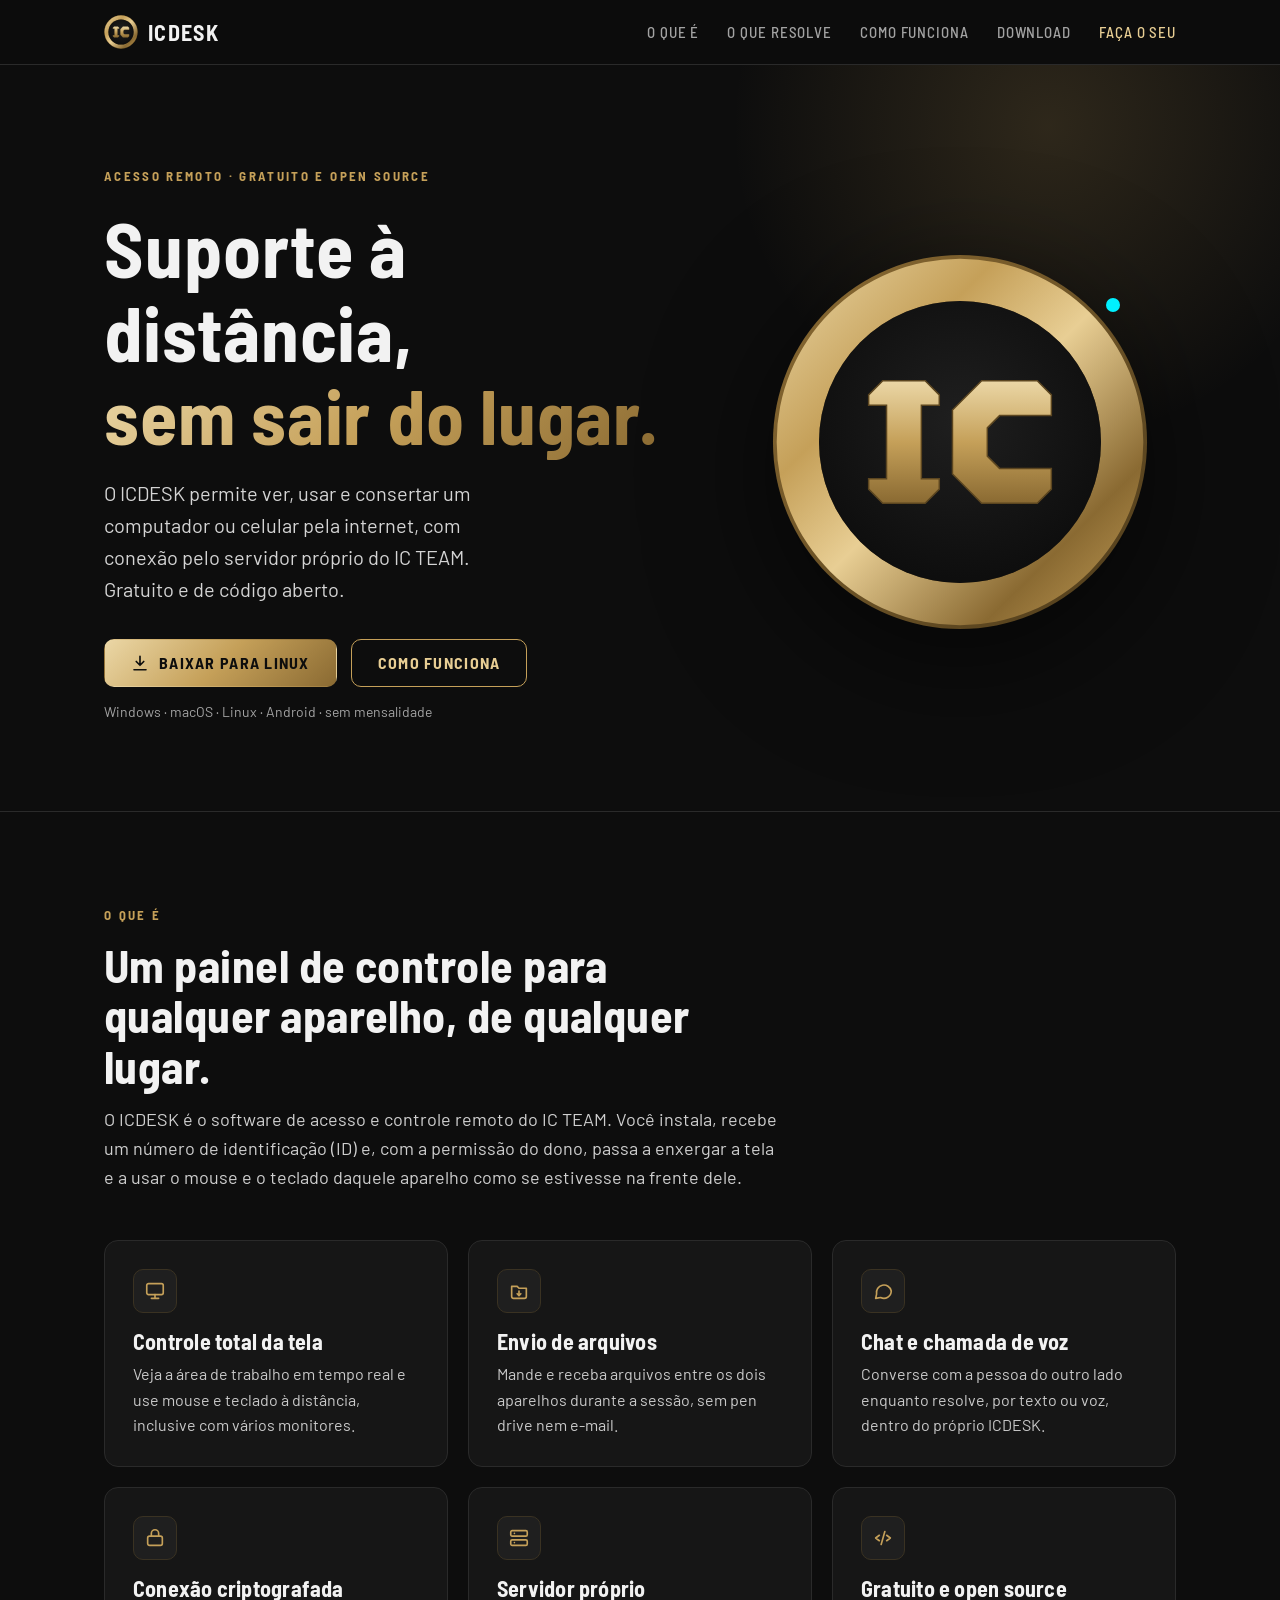
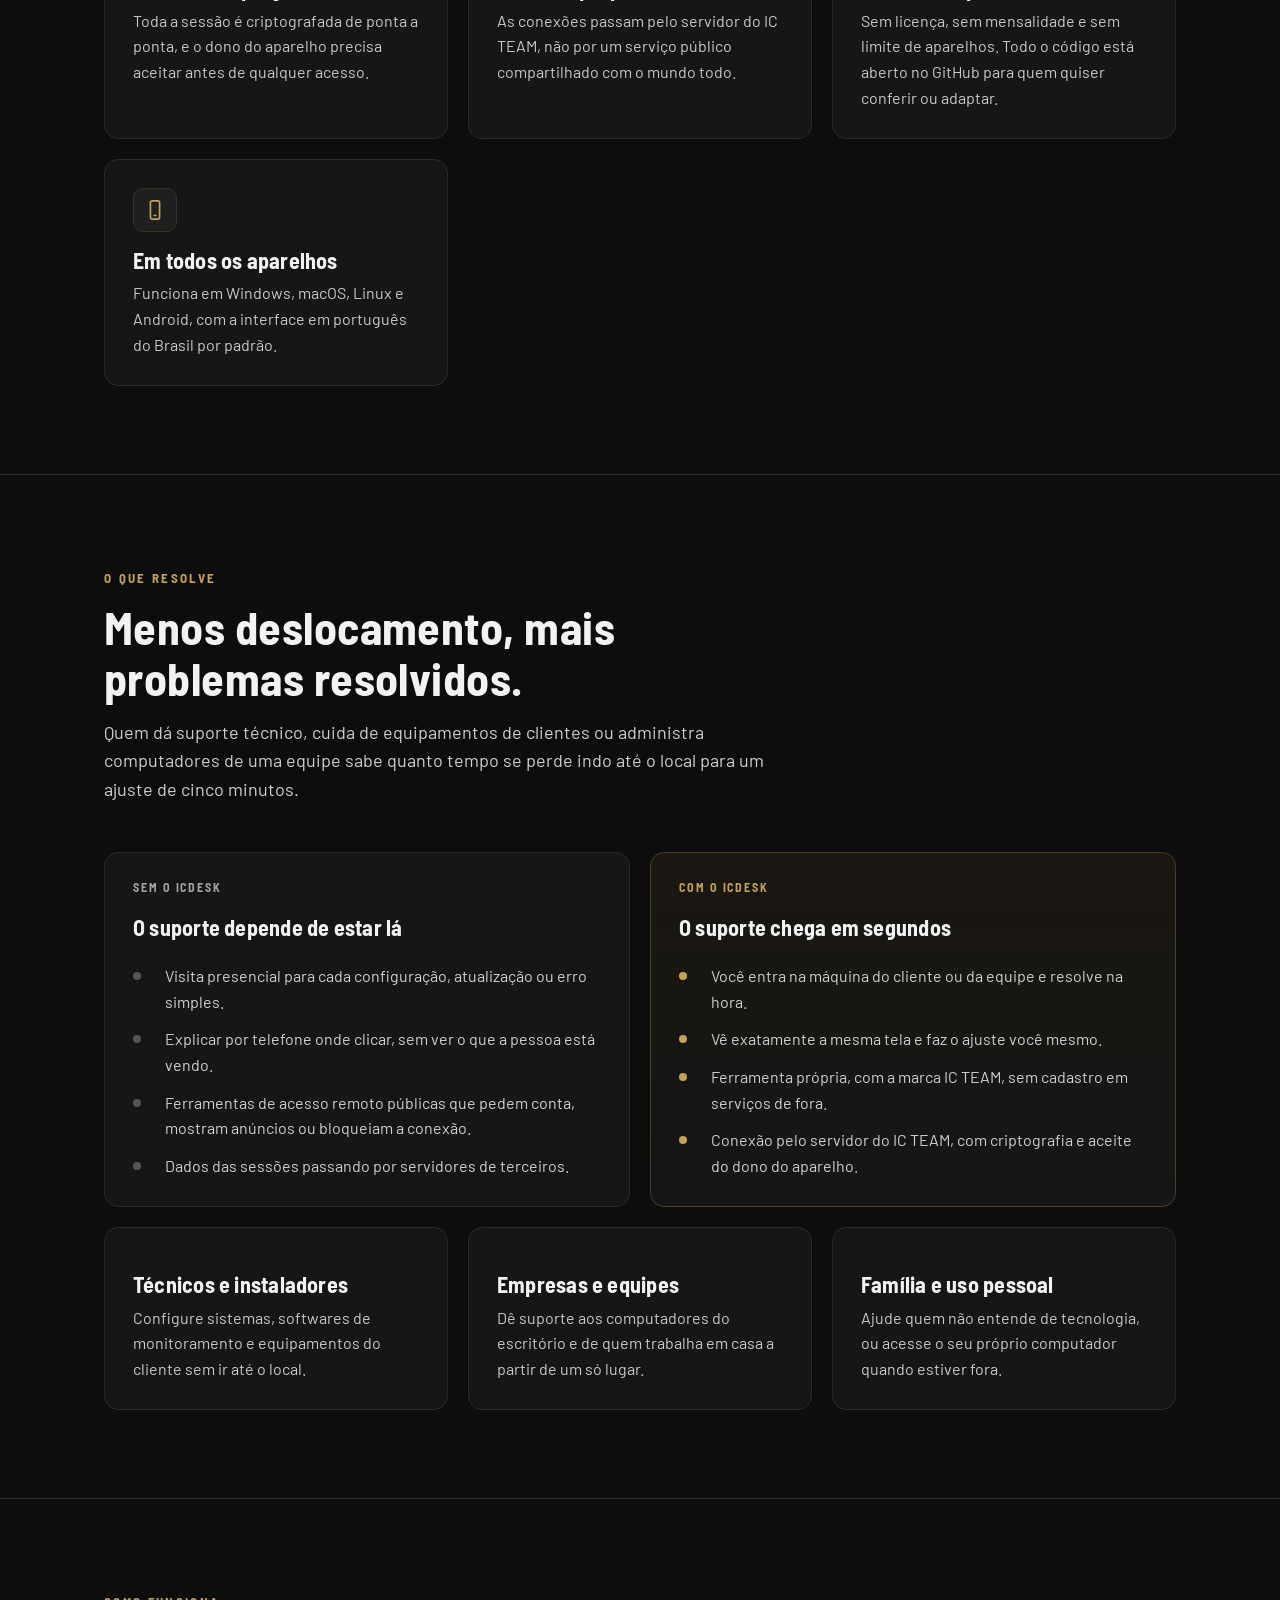
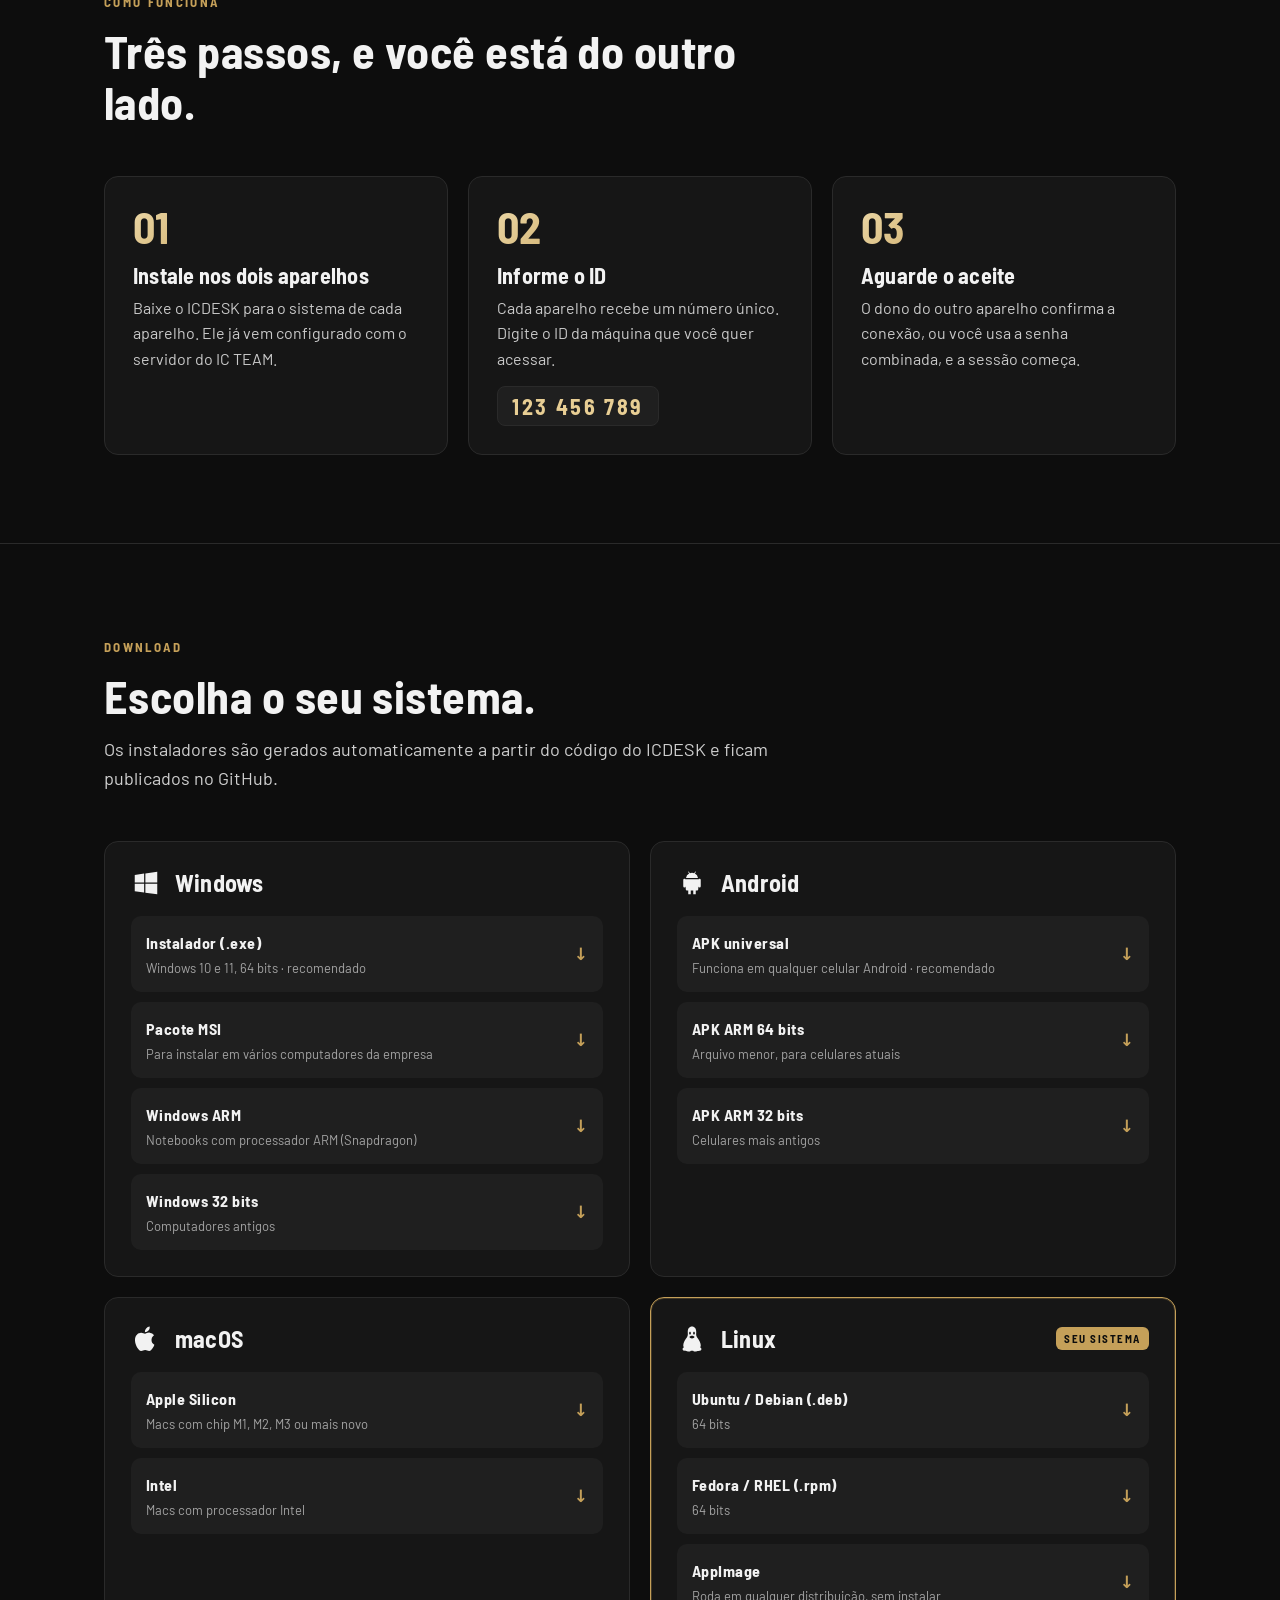
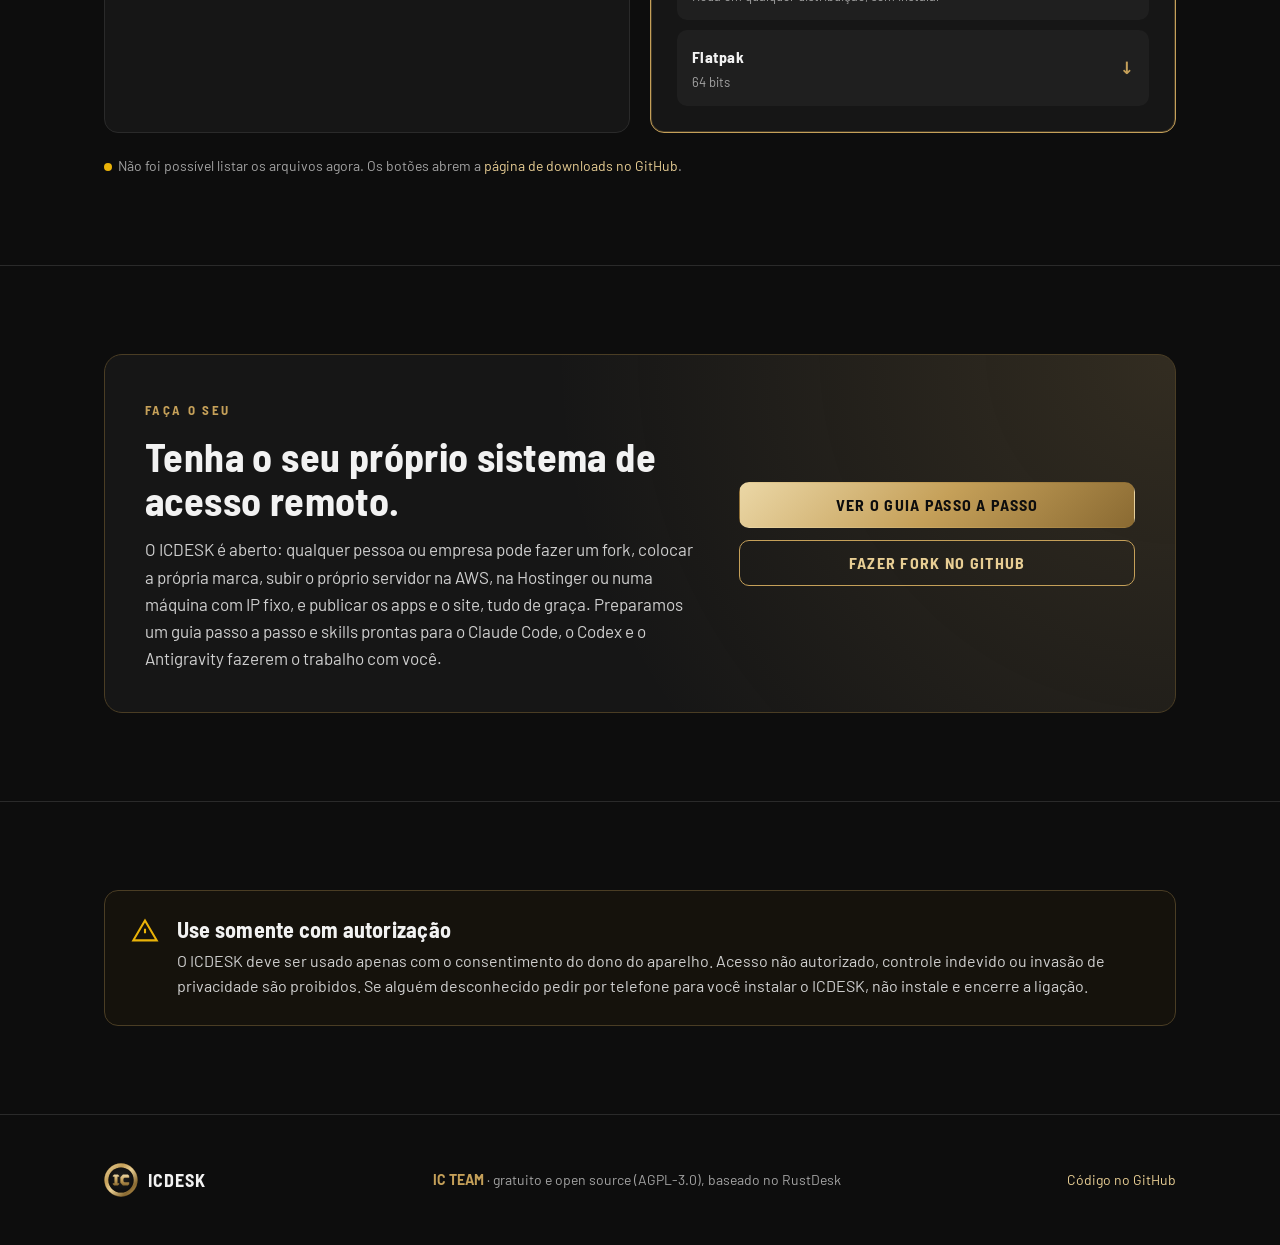
<file: index.html>
<!DOCTYPE html>
<html lang="pt-BR">
<head>
<meta charset="utf-8">
<meta name="viewport" content="width=device-width, initial-scale=1">
<title>ICDESK · Acesso remoto do IC TEAM</title>
<meta name="description" content="ICDESK é o software de acesso e controle remoto do IC TEAM: veja, use e dê suporte a computadores e celulares à distância, por um servidor próprio. Windows, macOS, Linux e Android.">
<meta property="og:title" content="ICDESK · Acesso remoto do IC TEAM">
<meta property="og:description" content="Suporte e controle remoto por servidor próprio. Windows, macOS, Linux e Android.">
<meta property="og:image" content="assets/apple-touch-icon.png">
<meta name="theme-color" content="#0D0D0D">
<link rel="icon" type="image/svg+xml" href="assets/logo.svg">
<link rel="icon" type="image/png" href="assets/favicon.png">
<link rel="apple-touch-icon" href="assets/apple-touch-icon.png">
<link rel="preconnect" href="https://fonts.googleapis.com">
<link rel="preconnect" href="https://fonts.gstatic.com" crossorigin>
<link href="https://fonts.googleapis.com/css2?family=Barlow+Semi+Condensed:wght@500;700&family=Barlow:wght@400;500&display=swap" rel="stylesheet">
<link rel="stylesheet" href="assets/site.css">
</head>
<body>

<header class="nav">
  <div class="wrap">
    <a class="brand" href="#top"><img src="assets/logo.svg" alt="">ICDESK</a>
    <nav class="links">
      <a href="#o-que-e">O que é</a>
      <a href="#resolve">O que resolve</a>
      <a href="#como-funciona">Como funciona</a>
      <a href="#download">Download</a>
      <a href="seu-servidor.html" style="color:var(--cx-goldlight)">Faça o seu</a>
    </nav>
  </div>
</header>

<main id="top">

<!-- HERO -->
<div class="hero">
  <div class="wrap">
    <div>
      <span class="eyebrow">Acesso remoto · gratuito e open source</span>
      <h1>Suporte à distância,<br><span class="gold-text">sem sair do lugar.</span></h1>
      <p class="lead">O ICDESK permite ver, usar e consertar um computador ou celular pela internet, com conexão pelo servidor próprio do IC TEAM. Gratuito e de código aberto.</p>
      <div class="cta">
        <a class="btn btn-gold" id="hero-dl" href="#download">
          <svg viewBox="0 0 24 24" fill="none" stroke="currentColor" stroke-width="2.2" stroke-linecap="round" stroke-linejoin="round"><path d="M12 3v12m0 0-5-5m5 5 5-5M4 21h16"/></svg>
          <span id="hero-dl-label">Baixar o ICDESK</span>
        </a>
        <a class="btn btn-ghost" href="#como-funciona">Como funciona</a>
      </div>
      <p class="os-hint" id="hero-hint">Windows · macOS · Linux · Android · sem mensalidade</p>
    </div>
    <div class="hero-mark">
      <img src="assets/logo.svg" alt="Logo do ICDESK">
      <span class="pulse" aria-hidden="true"></span>
    </div>
  </div>
</div>

<!-- O QUE É -->
<section id="o-que-e">
  <div class="wrap">
    <div class="sec-head">
      <span class="eyebrow">O que é</span>
      <h2>Um painel de controle para qualquer aparelho, de qualquer lugar.</h2>
      <p>O ICDESK é o software de acesso e controle remoto do IC TEAM. Você instala, recebe um número de identificação (ID) e, com a permissão do dono, passa a enxergar a tela e a usar o mouse e o teclado daquele aparelho como se estivesse na frente dele.</p>
    </div>

    <div class="grid g3">
      <div class="card">
        <div class="ico"><svg viewBox="0 0 24 24"><rect x="3" y="4" width="18" height="12" rx="2"/><path d="M8 20h8M12 16v4"/></svg></div>
        <h3>Controle total da tela</h3>
        <p>Veja a área de trabalho em tempo real e use mouse e teclado à distância, inclusive com vários monitores.</p>
      </div>
      <div class="card">
        <div class="ico"><svg viewBox="0 0 24 24"><path d="M4 7h6l2 2h8v9a2 2 0 0 1-2 2H6a2 2 0 0 1-2-2z"/><path d="M12 12v5m0 0-2-2m2 2 2-2"/></svg></div>
        <h3>Envio de arquivos</h3>
        <p>Mande e receba arquivos entre os dois aparelhos durante a sessão, sem pen drive nem e-mail.</p>
      </div>
      <div class="card">
        <div class="ico"><svg viewBox="0 0 24 24"><path d="M21 12a8 8 0 0 1-11.6 7.1L4 20l1-4.6A8 8 0 1 1 21 12z"/></svg></div>
        <h3>Chat e chamada de voz</h3>
        <p>Converse com a pessoa do outro lado enquanto resolve, por texto ou voz, dentro do próprio ICDESK.</p>
      </div>
      <div class="card">
        <div class="ico"><svg viewBox="0 0 24 24"><rect x="4" y="10" width="16" height="10" rx="2"/><path d="M8 10V7a4 4 0 0 1 8 0v3"/></svg></div>
        <h3>Conexão criptografada</h3>
        <p>Toda a sessão é criptografada de ponta a ponta, e o dono do aparelho precisa aceitar antes de qualquer acesso.</p>
      </div>
      <div class="card">
        <div class="ico"><svg viewBox="0 0 24 24"><rect x="3" y="4" width="18" height="6" rx="1.5"/><rect x="3" y="14" width="18" height="6" rx="1.5"/><path d="M7 7h.01M7 17h.01"/></svg></div>
        <h3>Servidor próprio</h3>
        <p>As conexões passam pelo servidor do IC TEAM, não por um serviço público compartilhado com o mundo todo.</p>
      </div>
      <div class="card">
        <div class="ico"><svg viewBox="0 0 24 24"><path d="M8 9 4 12l4 3M16 9l4 3-4 3M14 5l-4 14"/></svg></div>
        <h3>Gratuito e open source</h3>
        <p>Sem licença, sem mensalidade e sem limite de aparelhos. Todo o código está aberto no GitHub para quem quiser conferir ou adaptar.</p>
      </div>
      <div class="card">
        <div class="ico"><svg viewBox="0 0 24 24"><rect x="7" y="2" width="10" height="20" rx="2"/><path d="M11 18h2"/></svg></div>
        <h3>Em todos os aparelhos</h3>
        <p>Funciona em Windows, macOS, Linux e Android, com a interface em português do Brasil por padrão.</p>
      </div>
    </div>
  </div>
</section>

<!-- O QUE RESOLVE -->
<section id="resolve">
  <div class="wrap">
    <div class="sec-head">
      <span class="eyebrow">O que resolve</span>
      <h2>Menos deslocamento, mais problemas resolvidos.</h2>
      <p>Quem dá suporte técnico, cuida de equipamentos de clientes ou administra computadores de uma equipe sabe quanto tempo se perde indo até o local para um ajuste de cinco minutos.</p>
    </div>

    <div class="ps">
      <div class="card before">
        <span class="tag">Sem o ICDESK</span>
        <h3>O suporte depende de estar lá</h3>
        <ul>
          <li>Visita presencial para cada configuração, atualização ou erro simples.</li>
          <li>Explicar por telefone onde clicar, sem ver o que a pessoa está vendo.</li>
          <li>Ferramentas de acesso remoto públicas que pedem conta, mostram anúncios ou bloqueiam a conexão.</li>
          <li>Dados das sessões passando por servidores de terceiros.</li>
        </ul>
      </div>
      <div class="card after">
        <span class="tag">Com o ICDESK</span>
        <h3>O suporte chega em segundos</h3>
        <ul>
          <li>Você entra na máquina do cliente ou da equipe e resolve na hora.</li>
          <li>Vê exatamente a mesma tela e faz o ajuste você mesmo.</li>
          <li>Ferramenta própria, com a marca IC TEAM, sem cadastro em serviços de fora.</li>
          <li>Conexão pelo servidor do IC TEAM, com criptografia e aceite do dono do aparelho.</li>
        </ul>
      </div>
    </div>

    <div class="grid g3" style="margin-top:20px">
      <div class="card">
        <h3>Técnicos e instaladores</h3>
        <p>Configure sistemas, softwares de monitoramento e equipamentos do cliente sem ir até o local.</p>
      </div>
      <div class="card">
        <h3>Empresas e equipes</h3>
        <p>Dê suporte aos computadores do escritório e de quem trabalha em casa a partir de um só lugar.</p>
      </div>
      <div class="card">
        <h3>Família e uso pessoal</h3>
        <p>Ajude quem não entende de tecnologia, ou acesse o seu próprio computador quando estiver fora.</p>
      </div>
    </div>
  </div>
</section>

<!-- COMO FUNCIONA -->
<section id="como-funciona">
  <div class="wrap">
    <div class="sec-head">
      <span class="eyebrow">Como funciona</span>
      <h2>Três passos, e você está do outro lado.</h2>
    </div>
    <div class="steps">
      <div class="step">
        <h3>Instale nos dois aparelhos</h3>
        <p>Baixe o ICDESK para o sistema de cada aparelho. Ele já vem configurado com o servidor do IC TEAM.</p>
      </div>
      <div class="step">
        <h3>Informe o ID</h3>
        <p>Cada aparelho recebe um número único. Digite o ID da máquina que você quer acessar.</p>
        <span class="id-demo">123 456 789</span>
      </div>
      <div class="step">
        <h3>Aguarde o aceite</h3>
        <p>O dono do outro aparelho confirma a conexão, ou você usa a senha combinada, e a sessão começa.</p>
      </div>
    </div>
  </div>
</section>

<!-- DOWNLOAD -->
<section id="download">
  <div class="wrap">
    <div class="sec-head">
      <span class="eyebrow">Download</span>
      <h2>Escolha o seu sistema.</h2>
      <p>Os instaladores são gerados automaticamente a partir do código do ICDESK e ficam publicados no GitHub.</p>
    </div>

    <div class="dl-grid">
      <div class="os" data-os="windows">
        <div class="os-head">
          <svg viewBox="0 0 24 24"><path d="M3 5.5 10.5 4.4v7.1H3zM11.5 4.3 21 3v8.5h-9.5zM3 12.5h7.5v7.1L3 18.5zM11.5 12.5H21V21l-9.5-1.3z"/></svg>
          <h3>Windows</h3><span class="badge">Seu sistema</span>
        </div>
        <div class="files">
          <a class="file" data-match="x86_64.exe$"><span><b>Instalador (.exe)</b><small>Windows 10 e 11, 64 bits · recomendado</small></span><span class="size"></span><span class="arrow">↓</span></a>
          <a class="file" data-match="x86_64.msi$"><span><b>Pacote MSI</b><small>Para instalar em vários computadores da empresa</small></span><span class="size"></span><span class="arrow">↓</span></a>
          <a class="file" data-match="aarch64.exe$"><span><b>Windows ARM</b><small>Notebooks com processador ARM (Snapdragon)</small></span><span class="size"></span><span class="arrow">↓</span></a>
          <a class="file" data-match="x86-sciter.exe$"><span><b>Windows 32 bits</b><small>Computadores antigos</small></span><span class="size"></span><span class="arrow">↓</span></a>
        </div>
      </div>

      <div class="os" data-os="android">
        <div class="os-head">
          <svg viewBox="0 0 24 24"><path d="M7 9h10v8a1 1 0 0 1-1 1h-1v3h-2v-3h-2v3H9v-3H8a1 1 0 0 1-1-1zM5 9.5a1 1 0 0 1 2 0v5a1 1 0 0 1-2 0zM17 9.5a1 1 0 0 1 2 0v5a1 1 0 0 1-2 0zM7.2 8a4.9 4.9 0 0 1 2.5-3.6L8.8 3l.5-.3 1 1.5a5 5 0 0 1 3.4 0l1-1.5.5.3-.9 1.4A4.9 4.9 0 0 1 16.8 8z"/></svg>
          <h3>Android</h3><span class="badge">Seu sistema</span>
        </div>
        <div class="files">
          <a class="file" data-match="universal.apk$"><span><b>APK universal</b><small>Funciona em qualquer celular Android · recomendado</small></span><span class="size"></span><span class="arrow">↓</span></a>
          <a class="file" data-match="aarch64.apk$"><span><b>APK ARM 64 bits</b><small>Arquivo menor, para celulares atuais</small></span><span class="size"></span><span class="arrow">↓</span></a>
          <a class="file" data-match="armv7.apk$"><span><b>APK ARM 32 bits</b><small>Celulares mais antigos</small></span><span class="size"></span><span class="arrow">↓</span></a>
        </div>
      </div>

      <div class="os" data-os="mac">
        <div class="os-head">
          <svg viewBox="0 0 24 24"><path d="M16.4 12.6c0-2.5 2-3.6 2.1-3.7a4.6 4.6 0 0 0-3.6-2c-1.5-.2-3 .9-3.7.9-.8 0-2-.9-3.2-.8A4.8 4.8 0 0 0 4 9.4c-1.7 3-.4 7.4 1.2 9.8.8 1.2 1.8 2.5 3 2.4 1.2 0 1.7-.8 3.1-.8 1.5 0 1.9.8 3.2.8 1.3 0 2.1-1.2 2.9-2.4a10 10 0 0 0 1.3-2.7 4.2 4.2 0 0 1-2.3-3.9zM14 5.2A4.3 4.3 0 0 0 15 2a4.4 4.4 0 0 0-2.9 1.5 4.1 4.1 0 0 0-1 3.1A3.7 3.7 0 0 0 14 5.2z"/></svg>
          <h3>macOS</h3><span class="badge">Seu sistema</span>
        </div>
        <div class="files">
          <a class="file" data-match="aarch64.dmg$"><span><b>Apple Silicon</b><small>Macs com chip M1, M2, M3 ou mais novo</small></span><span class="size"></span><span class="arrow">↓</span></a>
          <a class="file" data-match="x86_64.dmg$"><span><b>Intel</b><small>Macs com processador Intel</small></span><span class="size"></span><span class="arrow">↓</span></a>
        </div>
      </div>

      <div class="os" data-os="linux">
        <div class="os-head">
          <svg viewBox="0 0 24 24"><path d="M12 2c-2.2 0-3.4 1.8-3.4 4.4 0 1.6.4 2.6-.6 4.1C6.7 12.4 5 14.6 5 17c0 .7.2 1.2.5 1.6-.7.4-1.2 1-1 1.8.4 1.3 2.7 1 4.2 1.5 1 .3 1.9.1 2.4-.6h1.8c.5.7 1.4.9 2.4.6 1.5-.5 3.8-.2 4.2-1.5.2-.8-.3-1.4-1-1.8.3-.4.5-.9.5-1.6 0-2.4-1.7-4.6-3-6.5-1-1.5-.6-2.5-.6-4.1C15.4 3.8 14.2 2 12 2zm-1.6 4.2c.4 0 .7.5.7 1.1s-.3 1.1-.7 1.1-.7-.5-.7-1.1.3-1.1.7-1.1zm3.2 0c.4 0 .7.5.7 1.1s-.3 1.1-.7 1.1-.7-.5-.7-1.1.3-1.1.7-1.1zM12 9.3c.9 0 2 .5 2 1s-1.1 1.2-2 1.2-2-.7-2-1.2 1.1-1 2-1z"/></svg>
          <h3>Linux</h3><span class="badge">Seu sistema</span>
        </div>
        <div class="files">
          <a class="file" data-match="x86_64.deb$"><span><b>Ubuntu / Debian (.deb)</b><small>64 bits</small></span><span class="size"></span><span class="arrow">↓</span></a>
          <a class="file" data-match="x86_64.rpm$"><span><b>Fedora / RHEL (.rpm)</b><small>64 bits</small></span><span class="size"></span><span class="arrow">↓</span></a>
          <a class="file" data-match="x86_64.AppImage$"><span><b>AppImage</b><small>Roda em qualquer distribuição, sem instalar</small></span><span class="size"></span><span class="arrow">↓</span></a>
          <a class="file" data-match="x86_64.flatpak$"><span><b>Flatpak</b><small>64 bits</small></span><span class="size"></span><span class="arrow">↓</span></a>
        </div>
      </div>
    </div>

    <p class="dl-note" id="dl-note"><span class="dot"></span>Carregando a versão mais recente…</p>
  </div>
</section>

<!-- FAÇA O SEU -->
<section id="faca-o-seu">
  <div class="wrap">
    <div class="diy">
      <div>
        <span class="eyebrow">Faça o seu</span>
        <h2>Tenha o seu próprio sistema de acesso remoto.</h2>
        <p>O ICDESK é aberto: qualquer pessoa ou empresa pode fazer um fork, colocar a própria marca, subir o próprio servidor na AWS, na Hostinger ou numa máquina com IP fixo, e publicar os apps e o site, tudo de graça. Preparamos um guia passo a passo e skills prontas para o Claude Code, o Codex e o Antigravity fazerem o trabalho com você.</p>
      </div>
      <div class="diy-cta">
        <a class="btn btn-gold" href="seu-servidor.html">Ver o guia passo a passo</a>
        <a class="btn btn-ghost" href="https://github.com/emersoncassis/ICDESK/fork">Fazer fork no GitHub</a>
      </div>
    </div>
  </div>
</section>

<!-- AVISO -->
<section>
  <div class="wrap">
    <div class="warn">
      <svg viewBox="0 0 24 24"><path d="M12 3 2 20h20zM12 10v4M12 17h.01"/></svg>
      <div>
        <h3>Use somente com autorização</h3>
        <p>O ICDESK deve ser usado apenas com o consentimento do dono do aparelho. Acesso não autorizado, controle indevido ou invasão de privacidade são proibidos. Se alguém desconhecido pedir por telefone para você instalar o ICDESK, não instale e encerre a ligação.</p>
      </div>
    </div>
  </div>
</section>

</main>

<footer>
  <div class="wrap">
    <a class="brand" href="#top"><img src="assets/logo.svg" alt="">ICDESK</a>
    <span><b style="color:var(--cx-gold)">IC TEAM</b> · gratuito e open source (AGPL-3.0), baseado no RustDesk</span>
    <a href="https://github.com/emersoncassis/ICDESK">Código no GitHub</a>
  </div>
</footer>

<script>
(function(){
  var FALLBACK_REPO="emersoncassis/ICDESK", TAG="nightly";
  var REPO=FALLBACK_REPO, h=location.hostname, seg=location.pathname.split("/")[1];
  if(/\.github\.io$/.test(h) && seg) REPO=h.split(".")[0]+"/"+seg;
  var RELEASE_PAGE="https://github.com/"+REPO+"/releases/tag/"+TAG;
  var files=[].slice.call(document.querySelectorAll(".file"));
  files.forEach(function(a){a.href=RELEASE_PAGE;});

  var ua=navigator.userAgent||"", os="windows";
  if(/Android/i.test(ua)) os="android";
  else if(/iPhone|iPad|iPod/i.test(ua)) os="ios";
  else if(/Mac/i.test(ua)) os="mac";
  else if(/Linux|X11|CrOS/i.test(ua)) os="linux";
  var names={windows:"Windows",android:"Android",mac:"macOS",linux:"Linux"};
  var card=document.querySelector('.os[data-os="'+os+'"]');
  if(card){card.classList.add("current");}
  var label=document.getElementById("hero-dl-label");
  if(names[os]) label.textContent="Baixar para "+names[os];
  if(os==="ios") document.getElementById("hero-hint").textContent="No iPhone e iPad ainda não há instalador público. Use um computador ou Android.";

  function mb(b){return (b/1048576).toFixed(0)+" MB";}
  var hero=document.getElementById("hero-dl"), note=document.getElementById("dl-note");

  fetch("https://api.github.com/repos/"+REPO+"/releases/tags/"+TAG,{headers:{Accept:"application/vnd.github+json"}})
    .then(function(r){if(!r.ok) throw new Error(r.status); return r.json();})
    .then(function(rel){
      var assets=(rel.assets||[]).slice().sort(function(a,b){return new Date(b.updated_at)-new Date(a.updated_at);});
      var newest=null;
      files.forEach(function(a){
        var re=new RegExp(a.getAttribute("data-match"));
        var hit=null;
        for(var i=0;i<assets.length;i++){ if(re.test(assets[i].name)){hit=assets[i];break;} }
        if(hit){
          a.href=hit.browser_download_url;
          a.querySelector(".size").textContent=mb(hit.size);
          var d=new Date(hit.updated_at); if(!newest||d>newest) newest=d;
        } else { a.classList.add("missing"); }
      });
      if(card){
        var first=card.querySelector(".file:not(.missing)");
        if(first){hero.href=first.href;}
      }
      note.innerHTML='<span class="dot"></span>Versão atualizada em '+
        (newest?newest.toLocaleDateString("pt-BR",{day:"2-digit",month:"long",year:"numeric"}):"—")+
        '. Todas as versões em <a href="'+RELEASE_PAGE+'">GitHub Releases</a>.';
    })
    .catch(function(){
      note.innerHTML='<span class="dot" style="background:var(--cx-warn)"></span>Não foi possível listar os arquivos agora. Os botões abrem a <a href="'+RELEASE_PAGE+'">página de downloads no GitHub</a>.';
    });
})();
</script>
</body>
</html>
</file>
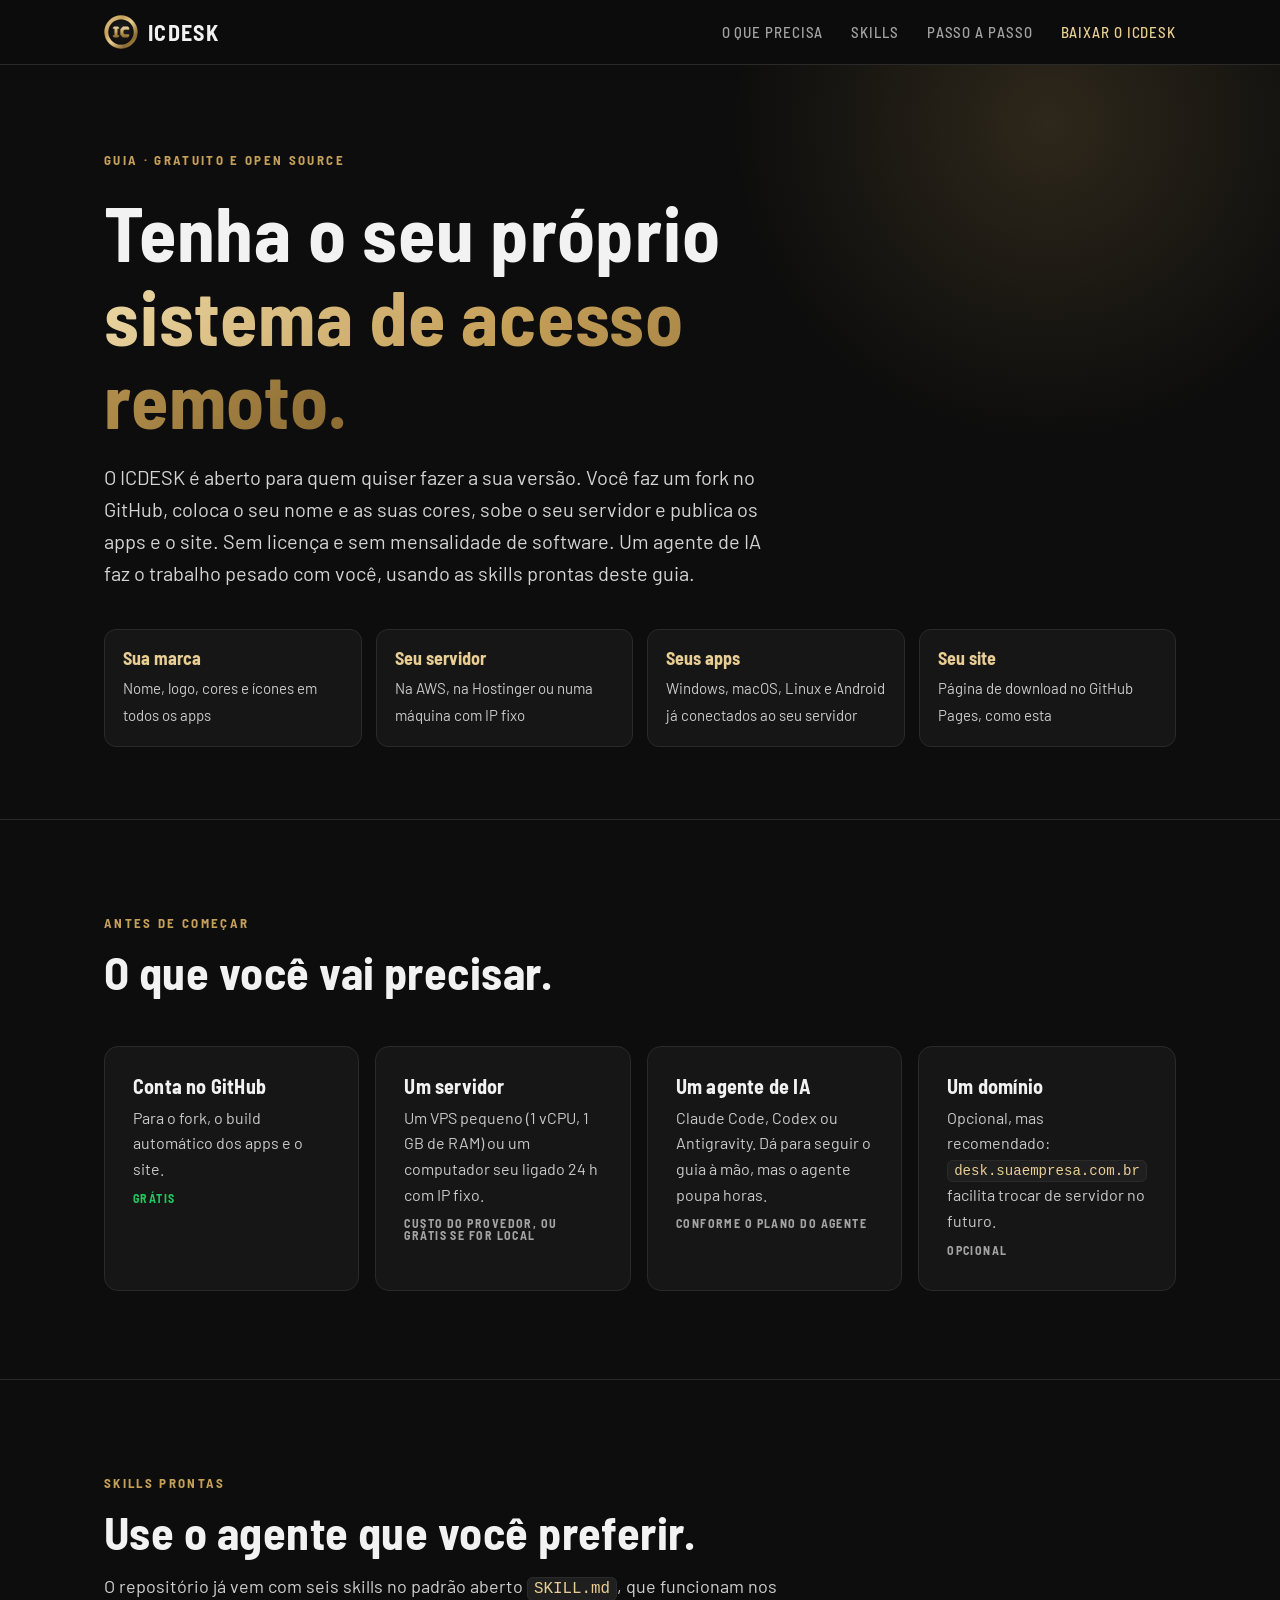
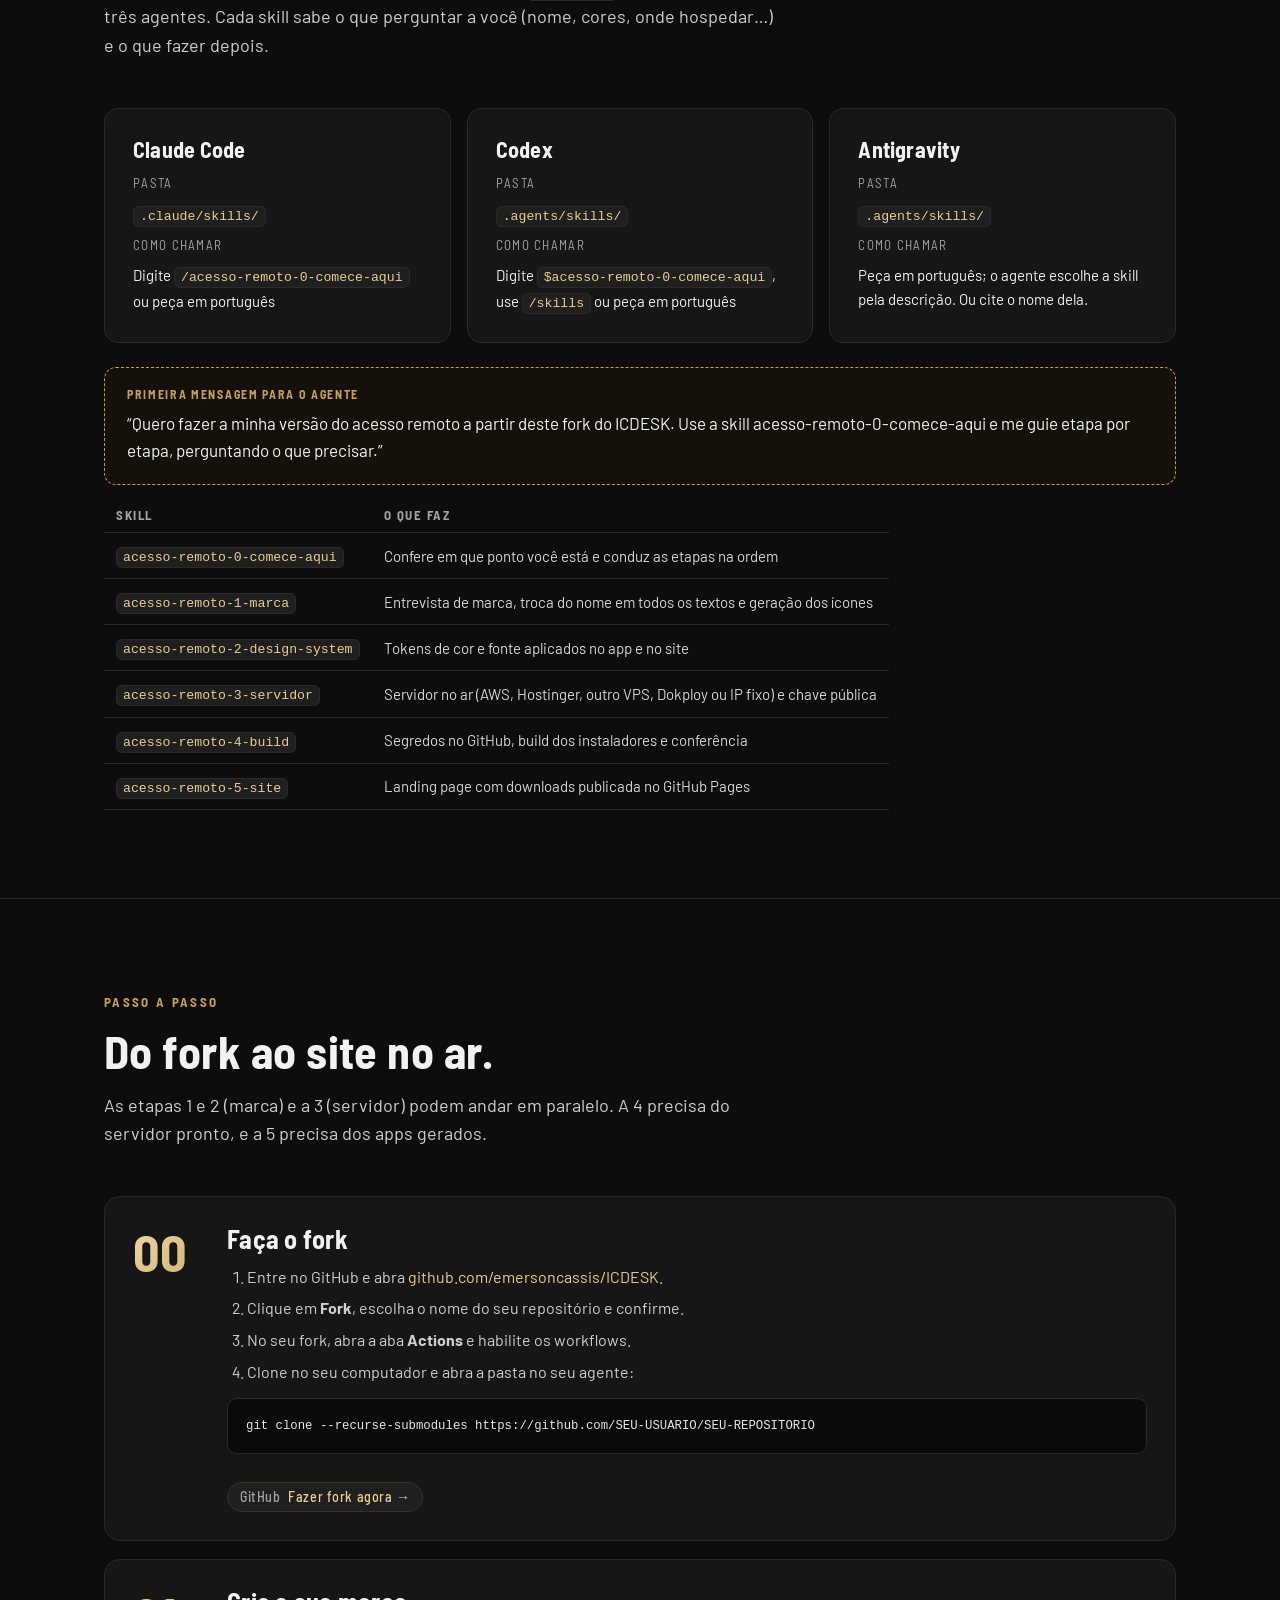
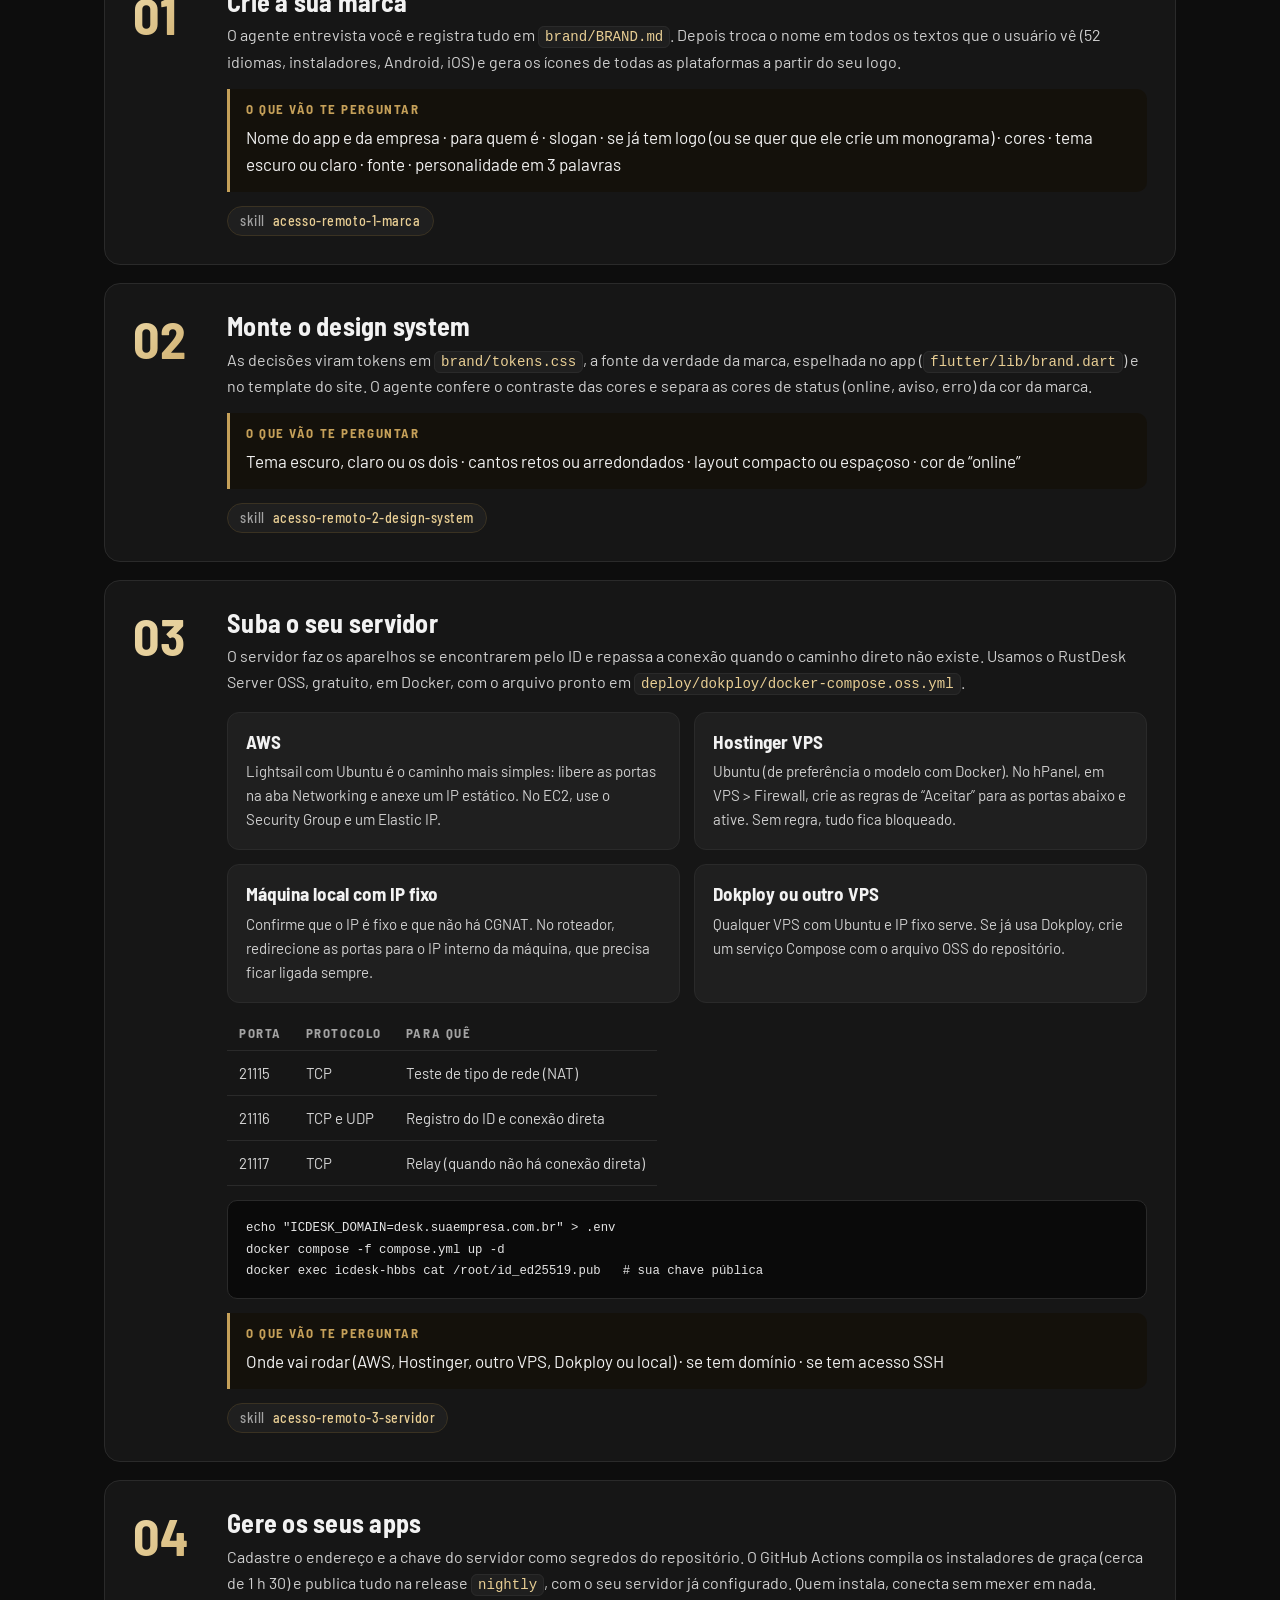
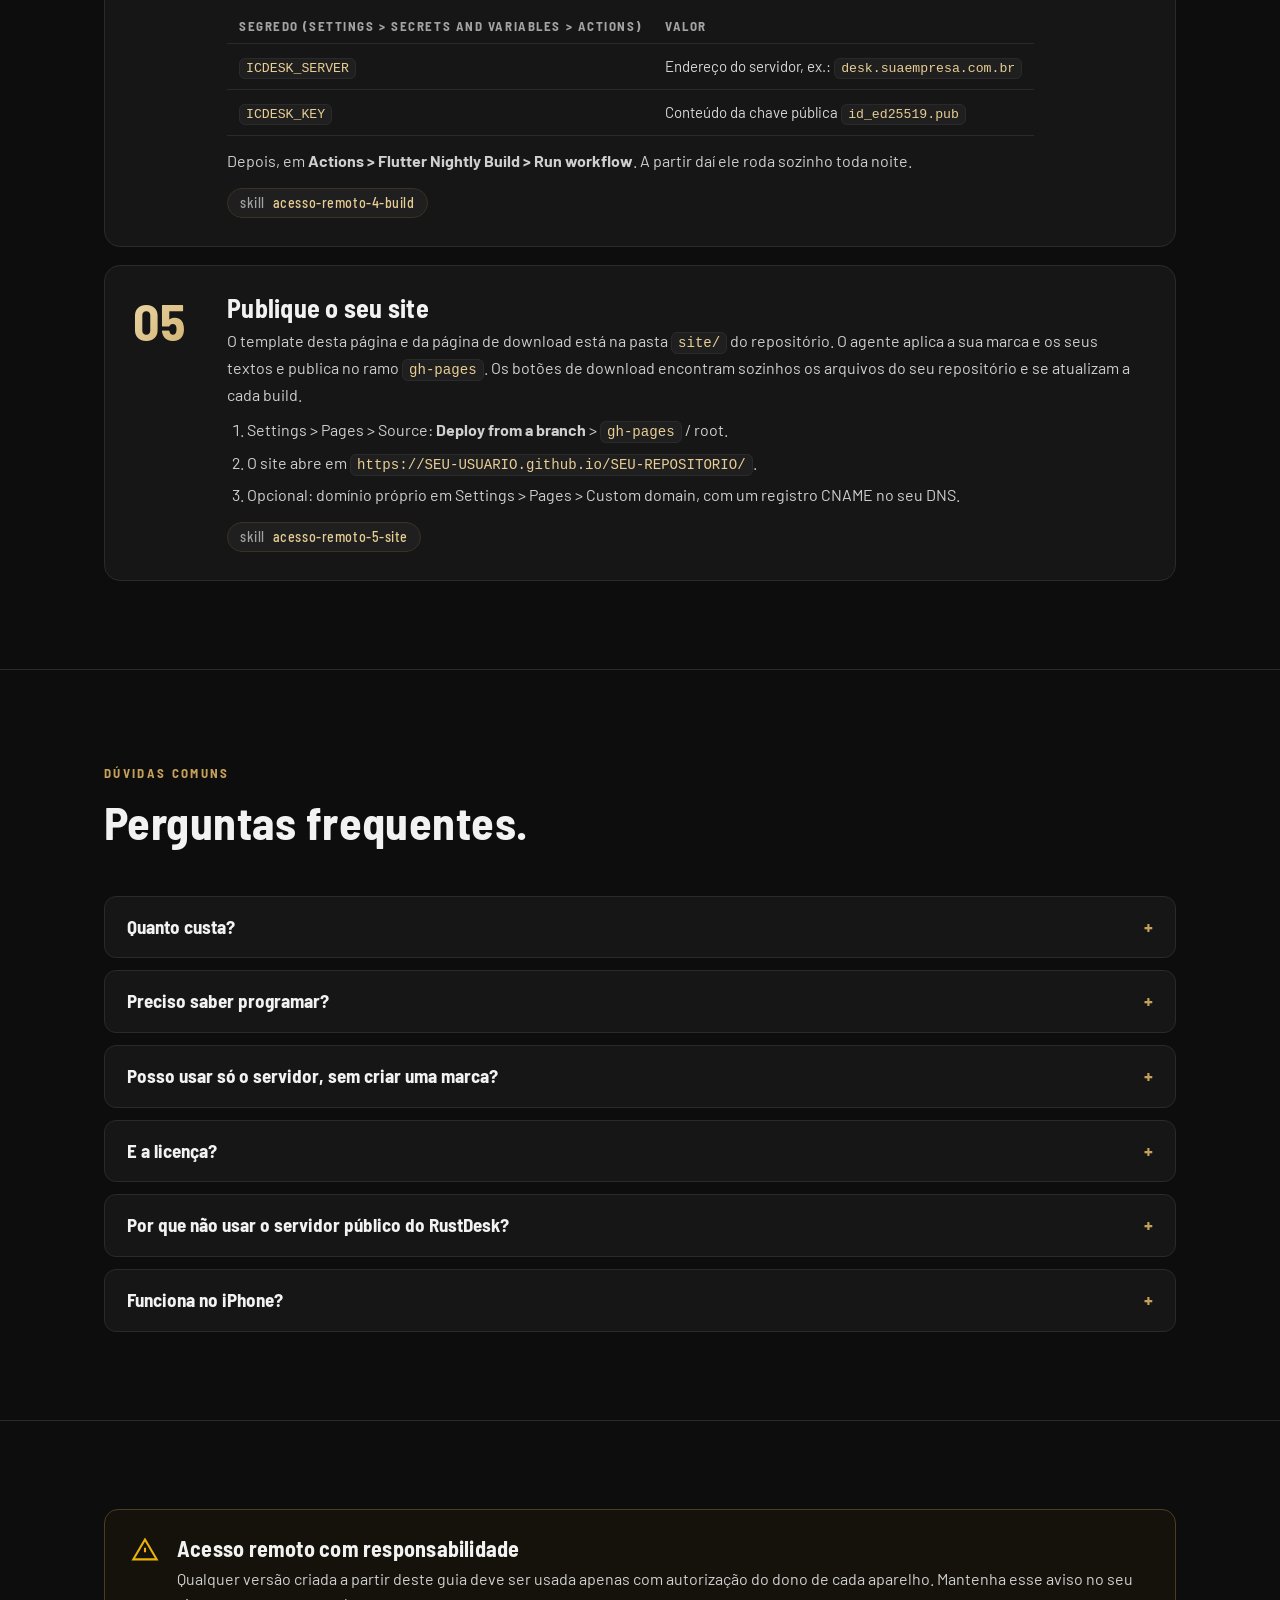
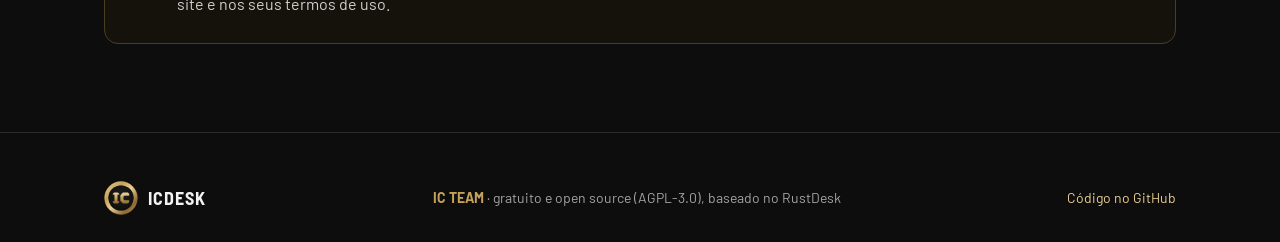
<file: seu-servidor.html>
<!DOCTYPE html>
<html lang="pt-BR">
<head>
<meta charset="utf-8">
<meta name="viewport" content="width=device-width, initial-scale=1">
<title>Tenha o seu próprio acesso remoto · guia ICDESK</title>
<meta name="description" content="Guia passo a passo, gratuito e open source, para criar o seu próprio sistema de acesso remoto a partir do ICDESK: fork, marca, design system, servidor na AWS, Hostinger ou IP fixo, build dos apps e site no GitHub Pages. Com skills para Claude Code, Codex e Antigravity.">
<meta property="og:title" content="Tenha o seu próprio sistema de acesso remoto">
<meta property="og:description" content="Fork, marca, servidor, apps e site. Gratuito e open source, com skills para Claude Code, Codex e Antigravity.">
<meta property="og:image" content="assets/apple-touch-icon.png">
<meta name="theme-color" content="#0D0D0D">
<link rel="icon" type="image/svg+xml" href="assets/logo.svg">
<link rel="icon" type="image/png" href="assets/favicon.png">
<link rel="apple-touch-icon" href="assets/apple-touch-icon.png">
<link rel="preconnect" href="https://fonts.googleapis.com">
<link rel="preconnect" href="https://fonts.gstatic.com" crossorigin>
<link href="https://fonts.googleapis.com/css2?family=Barlow+Semi+Condensed:wght@500;700&family=Barlow:wght@400;500&display=swap" rel="stylesheet">
<link rel="stylesheet" href="assets/site.css">
<style>
.hero.guide{padding:80px 0 72px}
.hero.guide .wrap{grid-template-columns:1fr}
.hero.guide h1{max-width:18ch}
.hero.guide p.lead{max-width:60ch}
.outcomes{display:grid;grid-template-columns:repeat(4,1fr);gap:14px;margin-top:40px}
.outcome{padding:18px;border-radius:12px;background:var(--cx-surface);border:1px solid var(--line)}
.outcome b{display:block;font:700 18px/1.2 var(--display);color:var(--cx-goldlight);margin-bottom:4px}
.outcome span{font-size:15px;color:#C9C9C9}

.need{display:grid;grid-template-columns:repeat(4,1fr);gap:16px}
.need .card h3{margin-top:0;font-size:20px}
.free{display:inline-block;margin-top:10px;font:700 12px/1 var(--display);letter-spacing:.12em;text-transform:uppercase;color:var(--cx-ok)}
.paid{color:var(--muted)}

.agents{display:grid;grid-template-columns:repeat(3,1fr);gap:16px}
.agent h3{margin-top:0}
.agent dl{margin-top:12px;display:grid;gap:8px;font-size:15px}
.agent dt{color:var(--muted);font-size:13px;text-transform:uppercase;letter-spacing:.1em;font-family:var(--display)}
.agent dd{color:var(--cx-text)}
code,.code{font-family:ui-monospace,SFMono-Regular,Menlo,Consolas,monospace;font-size:.88em}
code{background:var(--cx-surface-2);border:1px solid var(--line);border-radius:6px;padding:2px 6px;color:var(--cx-goldlight)}
pre{background:#0a0a0a;border:1px solid var(--line);border-radius:10px;padding:16px 18px;overflow-x:auto;margin:14px 0;font-size:14px;line-height:1.55;color:#E5E5E5}
pre code{background:none;border:0;padding:0;color:inherit}
.prompt{margin-top:24px;padding:20px 22px;border-radius:12px;border:1px dashed var(--cx-gold);background:#14110b}
.prompt span{display:block;font:700 12px/1 var(--display);letter-spacing:.14em;text-transform:uppercase;color:var(--cx-gold);margin-bottom:10px}
.prompt p{font-size:17px;color:var(--cx-text)}

.timeline{display:grid;gap:18px}
.tstep{display:grid;grid-template-columns:72px 1fr;gap:22px;padding:28px;border-radius:16px;background:var(--cx-surface);border:1px solid var(--line)}
.tnum{font:700 52px/1 var(--display);background:var(--cx-gold-gradient);-webkit-background-clip:text;background-clip:text;color:transparent}
.tstep>div{min-width:0}
.tstep h3{font-size:26px;margin-bottom:6px}
.tstep p,.tstep li{color:#CFCFCF;font-size:16px}
.tstep ul,.tstep ol{margin:10px 0 0 20px;display:grid;gap:6px}
.chip{display:inline-flex;align-items:center;gap:8px;margin-top:14px;padding:7px 12px;border-radius:999px;background:var(--cx-surface-2);border:1px solid #3a3222;font:500 14px/1 var(--display);letter-spacing:.04em;color:var(--cx-goldlight)}
.chip:hover{border-color:var(--cx-gold);text-decoration:none}
.chip i{font-style:normal;color:var(--muted)}
.ask{margin-top:14px;padding:14px 16px;border-left:3px solid var(--cx-gold);background:#14110b;border-radius:0 10px 10px 0}
.ask b{font:700 13px/1 var(--display);letter-spacing:.12em;text-transform:uppercase;color:var(--cx-gold);display:block;margin-bottom:8px}

.hosts{display:grid;grid-template-columns:repeat(2,1fr);gap:14px;margin-top:16px}
.host{padding:18px;border-radius:12px;background:var(--cx-surface-2);border:1px solid var(--line)}
.host h4{font:700 19px/1.2 var(--display);margin-bottom:6px;color:var(--cx-text)}
.host p{font-size:15px}
table{display:block;overflow-x:auto;width:100%;border-collapse:collapse;margin-top:14px;font-size:15px}
tbody,thead{width:100%}
th,td{text-align:left;padding:10px 12px;border-bottom:1px solid var(--line)}
th{font:700 13px/1 var(--display);letter-spacing:.12em;text-transform:uppercase;color:var(--muted)}
td{color:#D6D6D6}

.faq{display:grid;gap:12px}
details{background:var(--cx-surface);border:1px solid var(--line);border-radius:12px;padding:18px 22px}
summary{cursor:pointer;font:700 19px/1.3 var(--display);color:var(--cx-text);list-style:none}
summary::-webkit-details-marker{display:none}
summary::after{content:"+";float:right;color:var(--cx-gold)}
details[open] summary::after{content:"–"}
details p{margin-top:10px;color:#CFCFCF;font-size:16px}

@media (max-width:900px){
  .outcomes,.need,.agents,.hosts{grid-template-columns:1fr}
  .tstep{grid-template-columns:1fr;gap:6px;padding:22px}
  .tnum{font-size:40px}
}
</style>
</head>
<body>

<header class="nav">
  <div class="wrap">
    <a class="brand" href="./"><img src="assets/logo.svg" alt="">ICDESK</a>
    <nav class="links">
      <a href="#precisa">O que precisa</a>
      <a href="#agentes">Skills</a>
      <a href="#passos">Passo a passo</a>
      <a href="./" style="color:var(--cx-goldlight)">Baixar o ICDESK</a>
    </nav>
  </div>
</header>

<main>

<div class="hero guide">
  <div class="wrap">
    <div>
      <span class="eyebrow">Guia · gratuito e open source</span>
      <h1>Tenha o seu próprio <span class="gold-text">sistema de acesso remoto.</span></h1>
      <p class="lead">O ICDESK é aberto para quem quiser fazer a sua versão. Você faz um fork no GitHub, coloca o seu nome e as suas cores, sobe o seu servidor e publica os apps e o site. Sem licença e sem mensalidade de software. Um agente de IA faz o trabalho pesado com você, usando as skills prontas deste guia.</p>
      <div class="outcomes">
        <div class="outcome"><b>Sua marca</b><span>Nome, logo, cores e ícones em todos os apps</span></div>
        <div class="outcome"><b>Seu servidor</b><span>Na AWS, na Hostinger ou numa máquina com IP fixo</span></div>
        <div class="outcome"><b>Seus apps</b><span>Windows, macOS, Linux e Android já conectados ao seu servidor</span></div>
        <div class="outcome"><b>Seu site</b><span>Página de download no GitHub Pages, como esta</span></div>
      </div>
    </div>
  </div>
</div>

<!-- O QUE PRECISA -->
<section id="precisa">
  <div class="wrap">
    <div class="sec-head">
      <span class="eyebrow">Antes de começar</span>
      <h2>O que você vai precisar.</h2>
    </div>
    <div class="need">
      <div class="card"><h3>Conta no GitHub</h3><p>Para o fork, o build automático dos apps e o site.</p><span class="free">Grátis</span></div>
      <div class="card"><h3>Um servidor</h3><p>Um VPS pequeno (1 vCPU, 1 GB de RAM) ou um computador seu ligado 24 h com IP fixo.</p><span class="free paid">Custo do provedor, ou grátis se for local</span></div>
      <div class="card"><h3>Um agente de IA</h3><p>Claude Code, Codex ou Antigravity. Dá para seguir o guia à mão, mas o agente poupa horas.</p><span class="free paid">Conforme o plano do agente</span></div>
      <div class="card"><h3>Um domínio</h3><p>Opcional, mas recomendado: <code>desk.suaempresa.com.br</code> facilita trocar de servidor no futuro.</p><span class="free paid">Opcional</span></div>
    </div>
  </div>
</section>

<!-- AGENTES -->
<section id="agentes">
  <div class="wrap">
    <div class="sec-head">
      <span class="eyebrow">Skills prontas</span>
      <h2>Use o agente que você preferir.</h2>
      <p>O repositório já vem com seis skills no padrão aberto <code>SKILL.md</code>, que funcionam nos três agentes. Cada skill sabe o que perguntar a você (nome, cores, onde hospedar…) e o que fazer depois.</p>
    </div>
    <div class="agents">
      <div class="card agent">
        <h3>Claude Code</h3>
        <dl><dt>Pasta</dt><dd><code>.claude/skills/</code></dd><dt>Como chamar</dt><dd>Digite <code>/acesso-remoto-0-comece-aqui</code> ou peça em português</dd></dl>
      </div>
      <div class="card agent">
        <h3>Codex</h3>
        <dl><dt>Pasta</dt><dd><code>.agents/skills/</code></dd><dt>Como chamar</dt><dd>Digite <code>$acesso-remoto-0-comece-aqui</code>, use <code>/skills</code> ou peça em português</dd></dl>
      </div>
      <div class="card agent">
        <h3>Antigravity</h3>
        <dl><dt>Pasta</dt><dd><code>.agents/skills/</code></dd><dt>Como chamar</dt><dd>Peça em português; o agente escolhe a skill pela descrição. Ou cite o nome dela.</dd></dl>
      </div>
    </div>
    <div class="prompt">
      <span>Primeira mensagem para o agente</span>
      <p>“Quero fazer a minha versão do acesso remoto a partir deste fork do ICDESK. Use a skill acesso-remoto-0-comece-aqui e me guie etapa por etapa, perguntando o que precisar.”</p>
    </div>
    <table>
      <thead><tr><th>Skill</th><th>O que faz</th></tr></thead>
      <tbody>
        <tr><td><a href="https://github.com/emersoncassis/ICDESK/blob/master/.agents/skills/acesso-remoto-0-comece-aqui/SKILL.md"><code>acesso-remoto-0-comece-aqui</code></a></td><td>Confere em que ponto você está e conduz as etapas na ordem</td></tr>
        <tr><td><a href="https://github.com/emersoncassis/ICDESK/blob/master/.agents/skills/acesso-remoto-1-marca/SKILL.md"><code>acesso-remoto-1-marca</code></a></td><td>Entrevista de marca, troca do nome em todos os textos e geração dos ícones</td></tr>
        <tr><td><a href="https://github.com/emersoncassis/ICDESK/blob/master/.agents/skills/acesso-remoto-2-design-system/SKILL.md"><code>acesso-remoto-2-design-system</code></a></td><td>Tokens de cor e fonte aplicados no app e no site</td></tr>
        <tr><td><a href="https://github.com/emersoncassis/ICDESK/blob/master/.agents/skills/acesso-remoto-3-servidor/SKILL.md"><code>acesso-remoto-3-servidor</code></a></td><td>Servidor no ar (AWS, Hostinger, outro VPS, Dokploy ou IP fixo) e chave pública</td></tr>
        <tr><td><a href="https://github.com/emersoncassis/ICDESK/blob/master/.agents/skills/acesso-remoto-4-build/SKILL.md"><code>acesso-remoto-4-build</code></a></td><td>Segredos no GitHub, build dos instaladores e conferência</td></tr>
        <tr><td><a href="https://github.com/emersoncassis/ICDESK/blob/master/.agents/skills/acesso-remoto-5-site/SKILL.md"><code>acesso-remoto-5-site</code></a></td><td>Landing page com downloads publicada no GitHub Pages</td></tr>
      </tbody>
    </table>
  </div>
</section>

<!-- PASSO A PASSO -->
<section id="passos">
  <div class="wrap">
    <div class="sec-head">
      <span class="eyebrow">Passo a passo</span>
      <h2>Do fork ao site no ar.</h2>
      <p>As etapas 1 e 2 (marca) e a 3 (servidor) podem andar em paralelo. A 4 precisa do servidor pronto, e a 5 precisa dos apps gerados.</p>
    </div>

    <div class="timeline">

      <div class="tstep"><div class="tnum">00</div><div>
        <h3>Faça o fork</h3>
        <ol>
          <li>Entre no GitHub e abra <a href="https://github.com/emersoncassis/ICDESK">github.com/emersoncassis/ICDESK</a>.</li>
          <li>Clique em <b>Fork</b>, escolha o nome do seu repositório e confirme.</li>
          <li>No seu fork, abra a aba <b>Actions</b> e habilite os workflows.</li>
          <li>Clone no seu computador e abra a pasta no seu agente:</li>
        </ol>
        <pre><code>git clone --recurse-submodules https://github.com/SEU-USUARIO/SEU-REPOSITORIO</code></pre>
        <a class="chip" href="https://github.com/emersoncassis/ICDESK/fork"><i>GitHub</i> Fazer fork agora →</a>
      </div></div>

      <div class="tstep"><div class="tnum">01</div><div>
        <h3>Crie a sua marca</h3>
        <p>O agente entrevista você e registra tudo em <code>brand/BRAND.md</code>. Depois troca o nome em todos os textos que o usuário vê (52 idiomas, instaladores, Android, iOS) e gera os ícones de todas as plataformas a partir do seu logo.</p>
        <div class="ask"><b>O que vão te perguntar</b>Nome do app e da empresa · para quem é · slogan · se já tem logo (ou se quer que ele crie um monograma) · cores · tema escuro ou claro · fonte · personalidade em 3 palavras</div>
        <a class="chip" href="https://github.com/emersoncassis/ICDESK/blob/master/.agents/skills/acesso-remoto-1-marca/SKILL.md"><i>skill</i> acesso-remoto-1-marca</a>
      </div></div>

      <div class="tstep"><div class="tnum">02</div><div>
        <h3>Monte o design system</h3>
        <p>As decisões viram tokens em <code>brand/tokens.css</code>, a fonte da verdade da marca, espelhada no app (<code>flutter/lib/brand.dart</code>) e no template do site. O agente confere o contraste das cores e separa as cores de status (online, aviso, erro) da cor da marca.</p>
        <div class="ask"><b>O que vão te perguntar</b>Tema escuro, claro ou os dois · cantos retos ou arredondados · layout compacto ou espaçoso · cor de “online”</div>
        <a class="chip" href="https://github.com/emersoncassis/ICDESK/blob/master/.agents/skills/acesso-remoto-2-design-system/SKILL.md"><i>skill</i> acesso-remoto-2-design-system</a>
      </div></div>

      <div class="tstep"><div class="tnum">03</div><div>
        <h3>Suba o seu servidor</h3>
        <p>O servidor faz os aparelhos se encontrarem pelo ID e repassa a conexão quando o caminho direto não existe. Usamos o RustDesk Server OSS, gratuito, em Docker, com o arquivo pronto em <code>deploy/dokploy/docker-compose.oss.yml</code>.</p>
        <div class="hosts">
          <div class="host"><h4>AWS</h4><p>Lightsail com Ubuntu é o caminho mais simples: libere as portas na aba Networking e anexe um IP estático. No EC2, use o Security Group e um Elastic IP.</p></div>
          <div class="host"><h4>Hostinger VPS</h4><p>Ubuntu (de preferência o modelo com Docker). No hPanel, em VPS &gt; Firewall, crie as regras de “Aceitar” para as portas abaixo e ative. Sem regra, tudo fica bloqueado.</p></div>
          <div class="host"><h4>Máquina local com IP fixo</h4><p>Confirme que o IP é fixo e que não há CGNAT. No roteador, redirecione as portas para o IP interno da máquina, que precisa ficar ligada sempre.</p></div>
          <div class="host"><h4>Dokploy ou outro VPS</h4><p>Qualquer VPS com Ubuntu e IP fixo serve. Se já usa Dokploy, crie um serviço Compose com o arquivo OSS do repositório.</p></div>
        </div>
        <table>
          <thead><tr><th>Porta</th><th>Protocolo</th><th>Para quê</th></tr></thead>
          <tbody>
            <tr><td>21115</td><td>TCP</td><td>Teste de tipo de rede (NAT)</td></tr>
            <tr><td>21116</td><td>TCP e UDP</td><td>Registro do ID e conexão direta</td></tr>
            <tr><td>21117</td><td>TCP</td><td>Relay (quando não há conexão direta)</td></tr>
          </tbody>
        </table>
        <pre><code>echo "ICDESK_DOMAIN=desk.suaempresa.com.br" &gt; .env
docker compose -f compose.yml up -d
docker exec icdesk-hbbs cat /root/id_ed25519.pub   # sua chave pública</code></pre>
        <div class="ask"><b>O que vão te perguntar</b>Onde vai rodar (AWS, Hostinger, outro VPS, Dokploy ou local) · se tem domínio · se tem acesso SSH</div>
        <a class="chip" href="https://github.com/emersoncassis/ICDESK/blob/master/.agents/skills/acesso-remoto-3-servidor/SKILL.md"><i>skill</i> acesso-remoto-3-servidor</a>
      </div></div>

      <div class="tstep"><div class="tnum">04</div><div>
        <h3>Gere os seus apps</h3>
        <p>Cadastre o endereço e a chave do servidor como segredos do repositório. O GitHub Actions compila os instaladores de graça (cerca de 1 h 30) e publica tudo na release <code>nightly</code>, com o seu servidor já configurado. Quem instala, conecta sem mexer em nada.</p>
        <table>
          <thead><tr><th>Segredo (Settings &gt; Secrets and variables &gt; Actions)</th><th>Valor</th></tr></thead>
          <tbody>
            <tr><td><code>ICDESK_SERVER</code></td><td>Endereço do servidor, ex.: <code>desk.suaempresa.com.br</code></td></tr>
            <tr><td><code>ICDESK_KEY</code></td><td>Conteúdo da chave pública <code>id_ed25519.pub</code></td></tr>
          </tbody>
        </table>
        <p style="margin-top:12px">Depois, em <b>Actions &gt; Flutter Nightly Build &gt; Run workflow</b>. A partir daí ele roda sozinho toda noite.</p>
        <a class="chip" href="https://github.com/emersoncassis/ICDESK/blob/master/.agents/skills/acesso-remoto-4-build/SKILL.md"><i>skill</i> acesso-remoto-4-build</a>
      </div></div>

      <div class="tstep"><div class="tnum">05</div><div>
        <h3>Publique o seu site</h3>
        <p>O template desta página e da página de download está na pasta <code>site/</code> do repositório. O agente aplica a sua marca e os seus textos e publica no ramo <code>gh-pages</code>. Os botões de download encontram sozinhos os arquivos do seu repositório e se atualizam a cada build.</p>
        <ol>
          <li>Settings &gt; Pages &gt; Source: <b>Deploy from a branch</b> &gt; <code>gh-pages</code> / root.</li>
          <li>O site abre em <code>https://SEU-USUARIO.github.io/SEU-REPOSITORIO/</code>.</li>
          <li>Opcional: domínio próprio em Settings &gt; Pages &gt; Custom domain, com um registro CNAME no seu DNS.</li>
        </ol>
        <a class="chip" href="https://github.com/emersoncassis/ICDESK/blob/master/.agents/skills/acesso-remoto-5-site/SKILL.md"><i>skill</i> acesso-remoto-5-site</a>
      </div></div>

    </div>
  </div>
</section>

<!-- FAQ -->
<section>
  <div class="wrap">
    <div class="sec-head">
      <span class="eyebrow">Dúvidas comuns</span>
      <h2>Perguntas frequentes.</h2>
    </div>
    <div class="faq">
      <details><summary>Quanto custa?</summary><p>O software é gratuito e open source: não há licença nem mensalidade. O único custo possível é o do servidor (o VPS que você contratar) e, se quiser, um domínio. Rodando numa máquina sua com IP fixo, o custo é só a energia e a internet.</p></details>
      <details><summary>Preciso saber programar?</summary><p>Não. As skills foram escritas para conduzir quem não é programador: o agente pergunta, executa os comandos e explica cada passo. Você só precisa saber criar contas (GitHub e provedor) e tomar as decisões da sua marca.</p></details>
      <details><summary>Posso usar só o servidor, sem criar uma marca?</summary><p>Pode. Faça a etapa 3 e, nos apps do ICDESK ou do RustDesk, coloque o seu servidor e a sua chave em Configurações &gt; Rede. Criar a sua marca serve para os apps já saírem configurados e com a sua cara.</p></details>
      <details><summary>E a licença?</summary><p>O ICDESK é baseado no RustDesk, sob a licença AGPL-3.0. Você pode usar, modificar e distribuir, desde que mantenha o código-fonte aberto para quem recebe os seus apps (um fork público no GitHub resolve) e preserve os avisos de licença e o crédito ao projeto original.</p></details>
      <details><summary>Por que não usar o servidor público do RustDesk?</summary><p>O servidor público é feito para demonstração e hoje exige login. Com o seu servidor, as conexões passam por uma máquina sua, você não depende de terceiros e os apps já saem configurados.</p></details>
      <details><summary>Funciona no iPhone?</summary><p>Não há instalador público para iPhone e iPad: publicar na App Store exige conta de desenvolvedor da Apple. Windows, macOS, Linux e Android funcionam direto pelos instaladores gerados.</p></details>
    </div>
  </div>
</section>

<section>
  <div class="wrap">
    <div class="warn">
      <svg viewBox="0 0 24 24"><path d="M12 3 2 20h20zM12 10v4M12 17h.01"/></svg>
      <div>
        <h3>Acesso remoto com responsabilidade</h3>
        <p>Qualquer versão criada a partir deste guia deve ser usada apenas com autorização do dono de cada aparelho. Mantenha esse aviso no seu site e nos seus termos de uso.</p>
      </div>
    </div>
  </div>
</section>

</main>

<footer>
  <div class="wrap">
    <a class="brand" href="./"><img src="assets/logo.svg" alt="">ICDESK</a>
    <span><b style="color:var(--cx-gold)">IC TEAM</b> · gratuito e open source (AGPL-3.0), baseado no RustDesk</span>
    <a href="https://github.com/emersoncassis/ICDESK">Código no GitHub</a>
  </div>
</footer>
</body>
</html>
</file>
<file: assets/site.css>
:root{
  --cx-richblack:#0D0D0D;--cx-gold:#C5A059;--cx-goldlight:#E8CE94;--cx-techblue:#00F0FF;--cx-text:#F2F2F2;
  --cx-ok:#22C55E;--cx-warn:#EAB308;
  --cx-gold-gradient:linear-gradient(135deg,#EBD7A6,#C5A059,#8A6A32);
  --cx-surface:#161616;--cx-surface-2:#1F1F1F;--cx-hover:#262626;--cx-on-gold:#0D0D0D;
  --muted:#A3A3A3;--line:#2A2A2A;
  --display:"Barlow Semi Condensed","Arial Narrow",sans-serif;
  --body:"Barlow",system-ui,-apple-system,"Segoe UI",sans-serif;
  --max:1120px;
}
*{box-sizing:border-box;margin:0;padding:0}
html{scroll-behavior:smooth}
body{background:var(--cx-richblack);color:var(--cx-text);font:400 17px/1.6 var(--body);-webkit-font-smoothing:antialiased}
a{color:var(--cx-goldlight);text-decoration:none}
a:hover{text-decoration:underline}
img{display:block;max-width:100%}
.wrap{max-width:var(--max);margin:0 auto;padding:0 24px}
h1,h2,h3{font-family:var(--display);font-weight:700;line-height:1.1;letter-spacing:.01em}
.eyebrow{font:700 13px/1 var(--display);letter-spacing:.18em;text-transform:uppercase;color:var(--cx-gold)}
.gold-text{background:var(--cx-gold-gradient);-webkit-background-clip:text;background-clip:text;color:transparent}

/* nav */
header.nav{position:sticky;top:0;z-index:10;background:rgba(13,13,13,.86);backdrop-filter:blur(10px);border-bottom:1px solid var(--line)}
header.nav .wrap{display:flex;align-items:center;justify-content:space-between;height:64px}
.brand{display:flex;align-items:center;gap:10px;font:700 22px/1 var(--display);letter-spacing:.06em;color:var(--cx-text)}
.brand img{width:34px;height:34px}
.brand:hover{text-decoration:none}
nav.links{display:flex;gap:28px;font:500 15px/1 var(--display);letter-spacing:.06em;text-transform:uppercase}
nav.links a{color:var(--muted)}
nav.links a:hover{color:var(--cx-goldlight);text-decoration:none}

/* buttons */
.btn{display:inline-flex;align-items:center;gap:10px;padding:14px 26px;border-radius:10px;font:700 16px/1 var(--display);letter-spacing:.08em;text-transform:uppercase;border:1px solid transparent;cursor:pointer;transition:transform .15s,filter .15s,border-color .15s}
.btn:hover{text-decoration:none;transform:translateY(-1px)}
.btn-gold{background:var(--cx-gold-gradient);color:var(--cx-on-gold)}
.btn-gold:hover{filter:brightness(1.08)}
.btn-ghost{border-color:var(--cx-gold);color:var(--cx-goldlight)}
.btn-ghost:hover{background:var(--cx-hover)}
.btn svg{width:18px;height:18px}

/* hero */
.hero{position:relative;overflow:hidden;padding:96px 0 88px;border-bottom:1px solid var(--line)}
.hero::before{content:"";position:absolute;inset:-40% -10% auto auto;width:720px;height:720px;background:radial-gradient(circle,rgba(197,160,89,.18),transparent 62%);pointer-events:none}
.hero .wrap{display:grid;grid-template-columns:1.15fr .85fr;gap:56px;align-items:center;position:relative}
.hero h1{font-size:clamp(44px,6vw,76px);margin:18px 0 20px}
.hero p.lead{font-size:20px;color:#D4D4D4;max-width:34ch}
.hero .cta{display:flex;flex-wrap:wrap;gap:14px;margin-top:34px}
.hero .os-hint{margin-top:14px;font-size:14px;color:var(--muted)}
.hero-mark{position:relative;justify-self:center;width:min(380px,80vw)}
.hero-mark img{width:100%;filter:drop-shadow(0 30px 60px rgba(0,0,0,.6))}
.pulse{position:absolute;right:8%;top:12%;width:14px;height:14px;border-radius:50%;background:var(--cx-techblue);box-shadow:0 0 0 0 rgba(0,240,255,.6);animation:pulse 2.2s infinite}
@keyframes pulse{0%{box-shadow:0 0 0 0 rgba(0,240,255,.55)}70%{box-shadow:0 0 0 22px rgba(0,240,255,0)}100%{box-shadow:0 0 0 0 rgba(0,240,255,0)}}
@media (prefers-reduced-motion:reduce){.pulse{animation:none}}

/* sections */
section{padding:88px 0;border-bottom:1px solid var(--line)}
.sec-head{max-width:680px;margin-bottom:48px}
.sec-head h2{font-size:clamp(32px,4vw,46px);margin-top:12px}
.sec-head p{color:#CFCFCF;margin-top:14px;font-size:18px}

.grid{display:grid;gap:20px}
.g3{grid-template-columns:repeat(3,1fr)}
.g2{grid-template-columns:repeat(2,1fr)}
.card{background:var(--cx-surface);border:1px solid var(--line);border-radius:14px;padding:28px}
.card h3{font-size:22px;margin:16px 0 8px}
.card p{color:#C9C9C9;font-size:16px}
.ico{width:44px;height:44px;border-radius:10px;display:grid;place-items:center;background:var(--cx-surface-2);border:1px solid #3a3222}
.ico svg{width:22px;height:22px;stroke:var(--cx-gold);fill:none;stroke-width:1.8;stroke-linecap:round;stroke-linejoin:round}

/* problem / solution */
.ps{display:grid;grid-template-columns:1fr 1fr;gap:20px}
.ps .card{display:flex;flex-direction:column;gap:6px}
.ps .tag{font:700 12px/1 var(--display);letter-spacing:.16em;text-transform:uppercase}
.ps .before .tag{color:var(--muted)}
.ps .after{border-color:#4a3d24;background:linear-gradient(180deg,#1a1712,var(--cx-surface))}
.ps .after .tag{color:var(--cx-gold)}
.ps ul{list-style:none;margin-top:10px;display:grid;gap:12px}
.ps li{display:grid;grid-template-columns:22px 1fr;gap:10px;color:#D0D0D0;font-size:16px}
.ps li::before{content:"";width:8px;height:8px;margin-top:9px;border-radius:50%;background:#555}
.ps .after li::before{background:var(--cx-gold)}

/* steps */
.steps{counter-reset:s;display:grid;grid-template-columns:repeat(3,1fr);gap:20px}
.step{position:relative;padding:28px;border-radius:14px;border:1px solid var(--line);background:var(--cx-surface)}
.step::before{counter-increment:s;content:"0" counter(s);font:700 44px/1 var(--display);display:block;margin-bottom:14px;background:var(--cx-gold-gradient);-webkit-background-clip:text;background-clip:text;color:transparent}
.step h3{font-size:22px;margin-bottom:8px}
.step p{color:#C9C9C9;font-size:16px}
.id-demo{display:inline-block;margin-top:14px;padding:8px 14px;border-radius:8px;background:var(--cx-surface-2);border:1px solid var(--line);font:700 22px/1 var(--display);letter-spacing:.12em;color:var(--cx-goldlight)}

/* downloads */
.dl-grid{display:grid;grid-template-columns:repeat(2,1fr);gap:20px}
.os{background:var(--cx-surface);border:1px solid var(--line);border-radius:14px;padding:26px;transition:border-color .2s}
.os.current{border-color:var(--cx-gold);box-shadow:0 0 0 1px rgba(197,160,89,.25) inset}
.os-head{display:flex;align-items:center;gap:14px;margin-bottom:18px}
.os-head svg{width:30px;height:30px;fill:var(--cx-text)}
.os-head h3{font-size:24px}
.os-head .badge{margin-left:auto;font:700 11px/1 var(--display);letter-spacing:.14em;text-transform:uppercase;color:var(--cx-on-gold);background:var(--cx-gold);padding:6px 8px;border-radius:6px;display:none}
.os.current .badge{display:inline-block}
.files{display:grid;gap:10px}
.file{display:flex;align-items:center;justify-content:space-between;gap:12px;padding:12px 14px;border-radius:10px;background:var(--cx-surface-2);border:1px solid transparent;color:var(--cx-text)}
.file:hover{border-color:var(--cx-gold);text-decoration:none;background:var(--cx-hover)}
.file>span:first-child{flex:1}
.file b{font:700 16px/1.2 var(--display);letter-spacing:.03em}
.file small{display:block;color:var(--muted);font-size:13px;margin-top:2px}
.file .size{font-size:13px;color:var(--muted);white-space:nowrap}
.file .arrow{color:var(--cx-gold);font-weight:700}
.file.missing{opacity:.45;pointer-events:none}
.dl-note{margin-top:22px;font-size:14px;color:var(--muted)}
.dl-note .dot{display:inline-block;width:8px;height:8px;border-radius:50%;background:var(--cx-ok);margin-right:6px;vertical-align:middle}

/* warning */
.diy{display:grid;grid-template-columns:1.4fr 1fr;gap:40px;align-items:center;padding:40px;border-radius:18px;border:1px solid #4a3d24;background:radial-gradient(circle at 100% 0,rgba(197,160,89,.16),transparent 55%),var(--cx-surface)}
.diy h2{font-size:clamp(28px,3.4vw,40px);margin:12px 0 14px}
.diy p{color:#CFCFCF}
.diy-cta{display:flex;flex-direction:column;gap:12px;align-items:stretch}
.diy-cta .btn{justify-content:center}
.warn{display:grid;grid-template-columns:auto 1fr;gap:18px;align-items:start;padding:26px;border-radius:14px;border:1px solid #4a3d24;background:#15120c}
.warn svg{width:28px;height:28px;stroke:var(--cx-warn);fill:none;stroke-width:1.8}
.warn h3{font-size:22px;margin-bottom:6px}
.warn p{color:#D0D0D0;font-size:16px}

footer{padding:48px 0;color:var(--muted);font-size:14px}
footer .wrap{display:flex;flex-wrap:wrap;gap:20px;justify-content:space-between;align-items:center}
footer .brand{font-size:18px}

@media (max-width:900px){
  .hero .wrap{grid-template-columns:1fr;gap:40px}
  .hero-mark{width:min(260px,70vw);order:-1;justify-self:start}
  .g3,.steps{grid-template-columns:1fr}
  .g2,.ps,.dl-grid,.diy{grid-template-columns:1fr}
  .diy{padding:28px}
  nav.links{display:none}
  section{padding:64px 0}
  .hero{padding:56px 0 64px}
}
</file>
